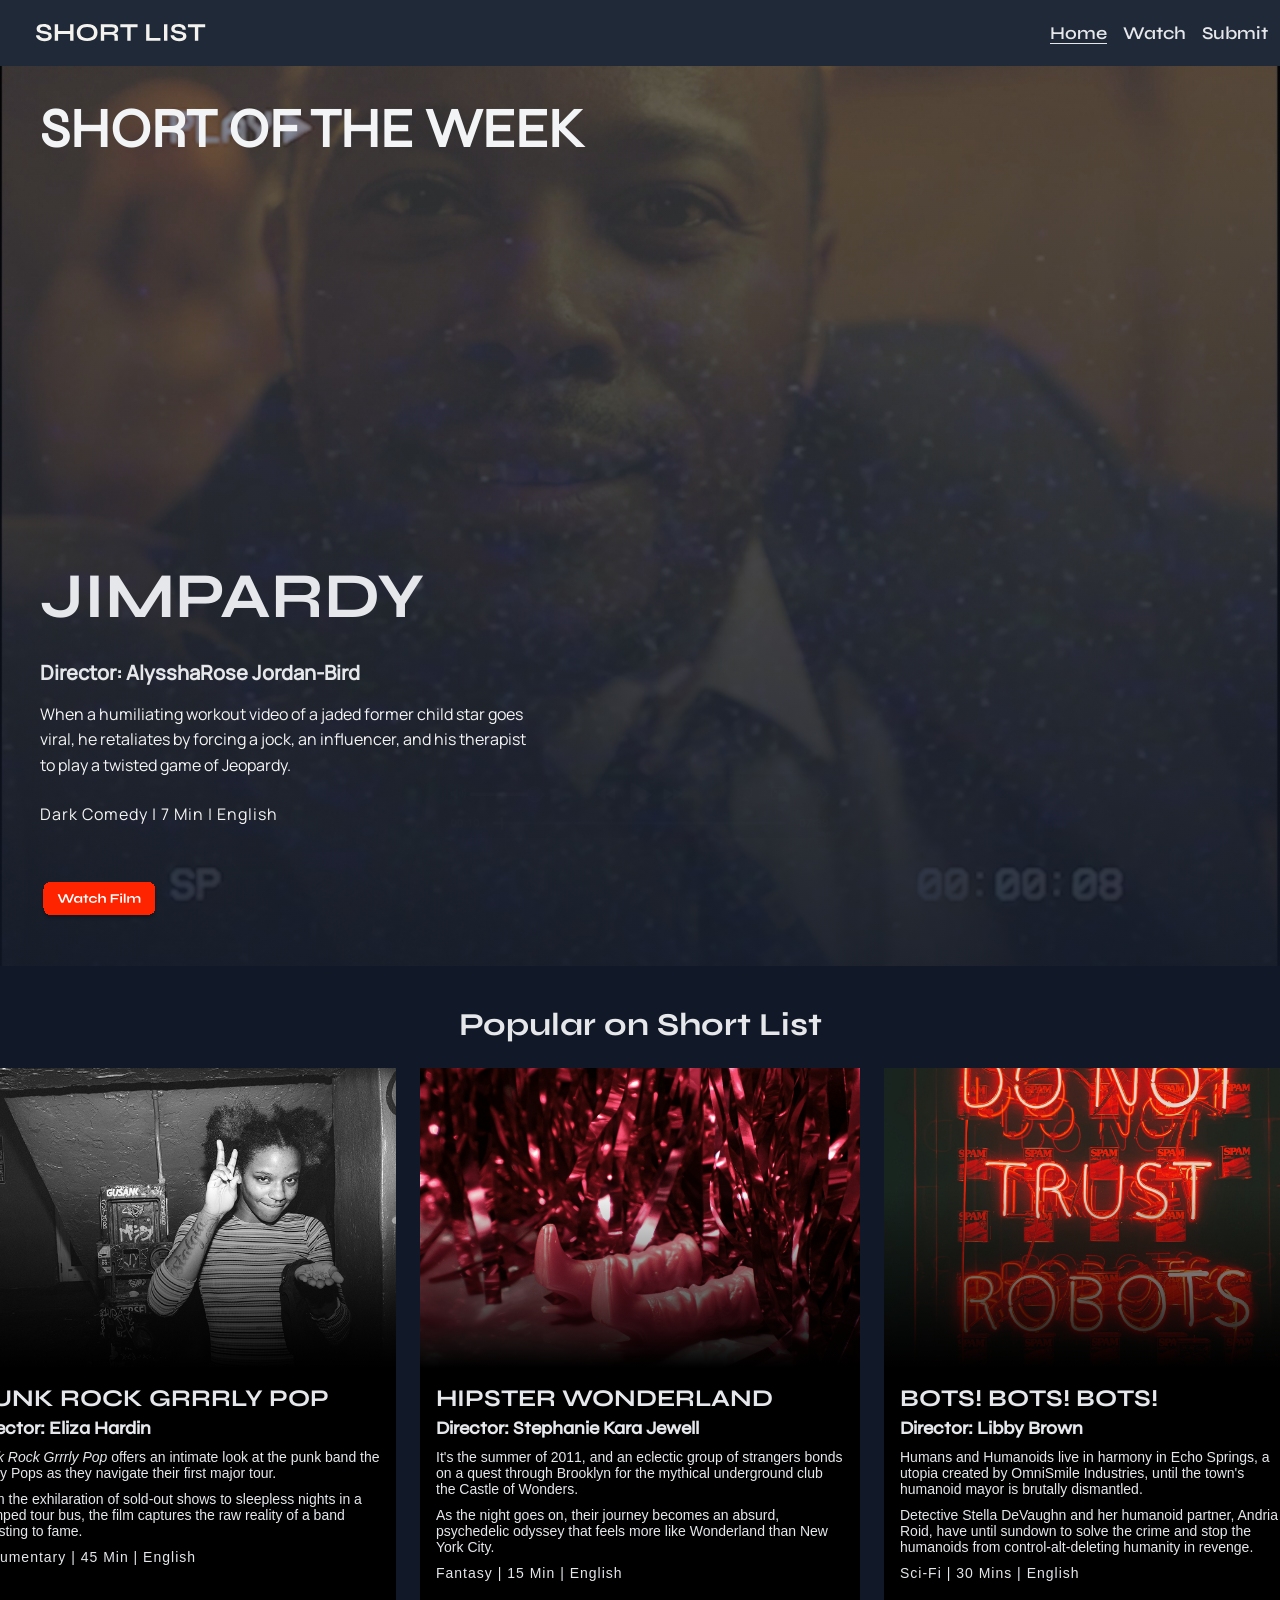
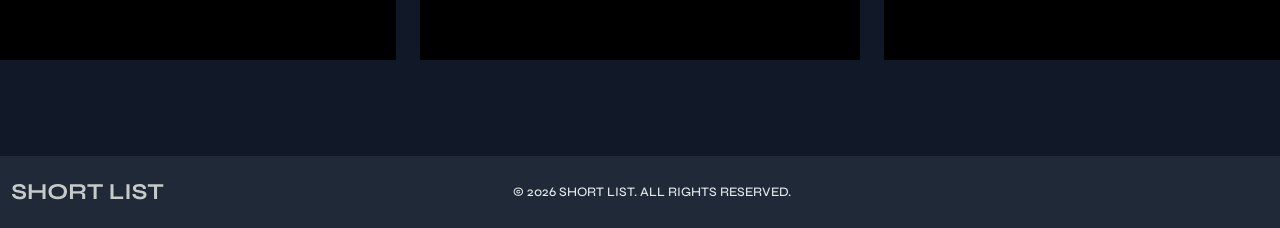
<file: index.html>
<!DOCTYPE html>
<html lang="en">
<head>
    <meta charset="UTF-8">
    <title>Short List Home Page</title>
    <link rel="stylesheet" href="stylesheet.css">
</head>
<body>
<header class="site-header">
    <nav class="site-nav container">
        <div class="nav-left">
            <a href="index.html">
                <img src="images/short-list-logo.svg" alt="Short List">
            </a>
        </div>

        <div class="nav-links">
            <a href="index.html" class="current-page">Home</a>
            <a href="watch.html">Watch</a>
            <a href="form.html">Submit</a>
        </div>
    </nav>
</header>

<section class="hero">
    <div class="hero-img">
        <h2 class="featured-label">Short of the Week</h2>


        <div class="hero-text">
            <h1>Jimpardy</h1>
            <h3>Director: AlysshaRose Jordan-Bird</h3>
            <p> When a humiliating workout video of a jaded former child star goes viral,
                he retaliates by forcing a jock, an influencer, and his therapist to play a twisted game of Jeopardy.</p>
            <p class="card-meta">Dark Comedy | 7 Min | English</p>
            <a href="watch.html" class="custom-hero-button">
            <img src="images/watch_film.svg" alt="Watch"></a>
        </div>
    </div>
</section>

<section class="popular-section">
    <div class="popular-inner">
        <h3 class="popular-heading">Popular on Short List</h3>

        <div class="cards">
            <article class="card">
                <div class="card-image">
                    <img src="images/punk_rock.jpg" alt="Punk-Rock">
                </div>
                <div class="card-content">
                    <h2>Punk Rock Grrrly Pop</h2>
                    <h3>Director: Eliza Hardin</h3>
                    <p><i>Punk Rock Grrrly Pop</i> offers an intimate look at the punk band the Grrrly Pops as they navigate their first major tour.</p>
                    <p>From the exhilaration of sold-out shows to sleepless nights in a cramped tour bus, the film captures the raw reality of a band adjusting to fame.</p>
                    <p class="card-meta">Documentary | 45 Min | English</p>
                </div>
            </article>

            <article class="card">
                <div class="card-image">
                    <img src="images/hipster_wonderland.jpg" alt="Hipster Wonderland">
                </div>
                <div class="card-content">
                    <h2>Hipster Wonderland</h2>
                    <h3>Director: Stephanie Kara Jewell</h3>
                    <p>It's the summer of 2011, and an eclectic group of strangers bonds on a quest through Brooklyn for the mythical underground club the Castle of Wonders.</p>
                    <p>As the night goes on, their journey becomes an absurd, psychedelic odyssey that feels more like Wonderland than New York City.</p>
                    <p class="card-meta">Fantasy | 15 Min | English</p>
                </div>
            </article>

            <article class="card">
                <div class="card-image">
                    <img src="images/bots_bots_bots.jpg" alt="Bots! Bots! Bots!">
                </div>
                <div class="card-content">
                    <h2>Bots! Bots! Bots!</h2>
                    <h3>Director: Libby Brown</h3>
                    <p>Humans and Humanoids live in harmony in Echo Springs, a utopia created by OmniSmile Industries, until the town's humanoid mayor is brutally dismantled.</p>
                    <p>Detective Stella DeVaughn and her humanoid partner, Andria Roid, have until sundown to solve the crime and stop the humanoids from control-alt-deleting humanity in revenge.</p>
                    <p class="card-meta">Sci-Fi | 30 Mins | English</p>
                </div>

            </article>
        </div>
    </div>
</section>
<footer class="site-footer">
    <div class="container">
        <div class="footer-content">
            <div class="footer-logo">
                <img src="images/short-list-logo.svg" alt="Short List">
            </div>

            <div class="footer-trademark">
                <p>&copy; 2026 Short List. All rights reserved.</p>
            </div>

            <div class="footer-spacer"></div>
        </div>
    </div>
</footer>
</body>
</html>
</file>
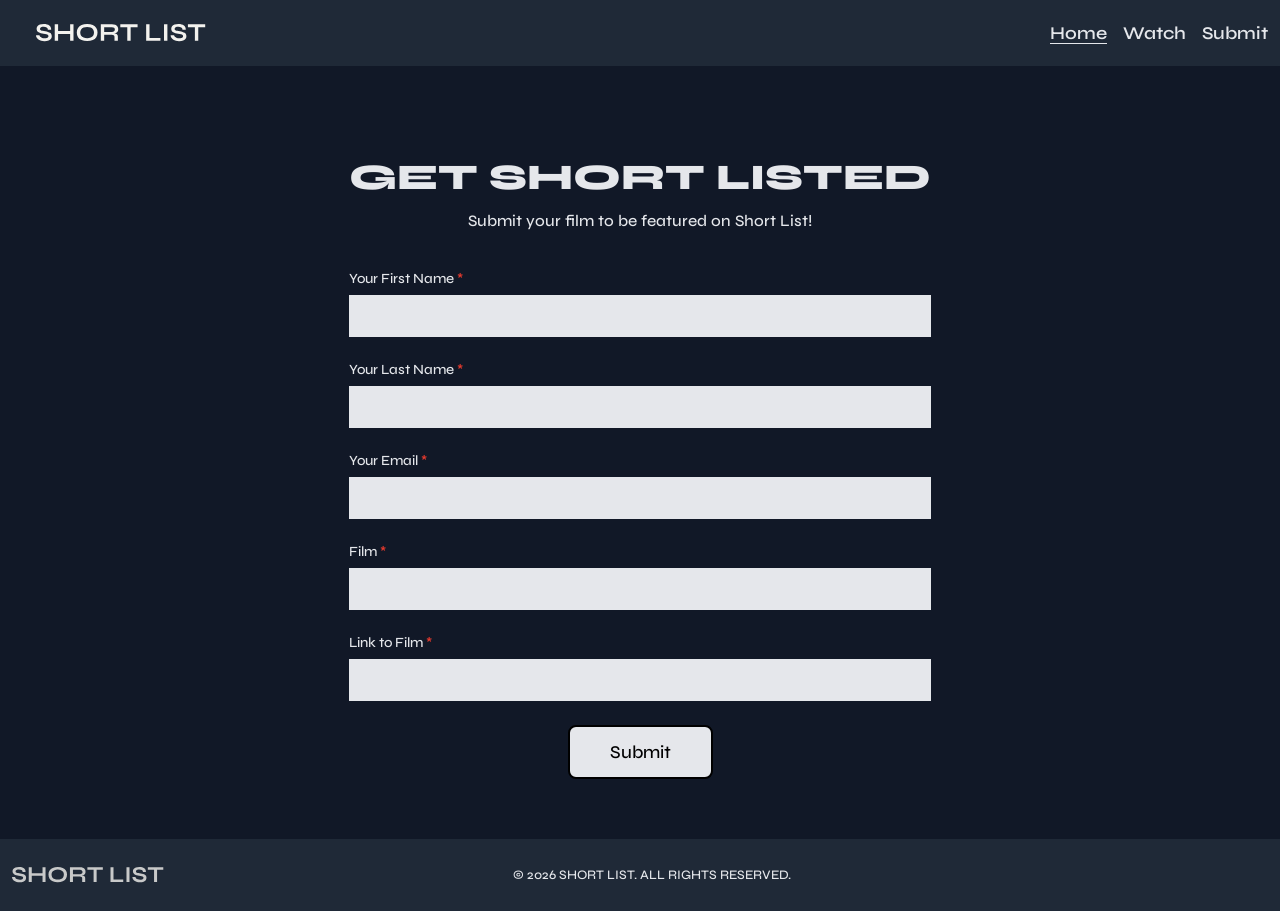
<file: form.html>
<!DOCTYPE html>
<html lang="en">
<head>
    <meta charset="UTF-8">
    <title>Submit</title>
  <link rel="stylesheet" href="stylesheet.css">
</head>
<body class="form-page">

<header class="site-header">
  <nav class="site-nav container">
    <div class="nav-left">
      <a href="index.html">
        <img src="images/short-list-logo.svg" alt="Short List Logo">
      </a>
    </div>

    <div class="nav-links">
      <a href="index.html" class="current-page">Home</a>
      <a href="watch.html">Watch</a>
      <a href="form.html">Submit</a>
    </div>
  </nav>
</header>




  <section class="form-container">
    <h1>Get Short Listed</h1>
    <div class="form-subtitle">Submit your film to be featured on Short List!</div>

    <form>
      <div class="form-group">
        <label for="firstname">Your First Name <span class="required">*</span></label>
        <input type="text" id="firstname" name="firstname">
      </div>
      <div class="form-group">
        <label for="lastname">Your Last Name <span class="required">*</span></label>
        <input type="text" id="lastname" name="lastname">
      </div>
      <div class="form-group">
        <label for="email">Your Email <span class="required">*</span></label>
        <input type="email" id="email" name="email">
      </div>
      <div class="form-group">
        <label for="film">Film <span class="required">*</span></label>
        <input type="text" id="film" name="film">
      </div>
      <div class="form-group">
        <label for="link">Link to Film <span class="required">*</span></label>
        <input type="url" id="link" name="link">
      </div>
      <button type="submit">Submit</button>
    </form>
  </section>
<footer class="site-footer">
  <div class="container">
    <div class="footer-content">
      <div class="footer-logo">
        <img src="images/short-list-logo.svg" alt="Short List">
      </div>

      <div class="footer-trademark">
        <p>&copy; 2026 Short List. All rights reserved.</p>
      </div>

      <div class="footer-spacer"></div>
    </div>
  </div>
</footer>
</body>
</html>
</file>
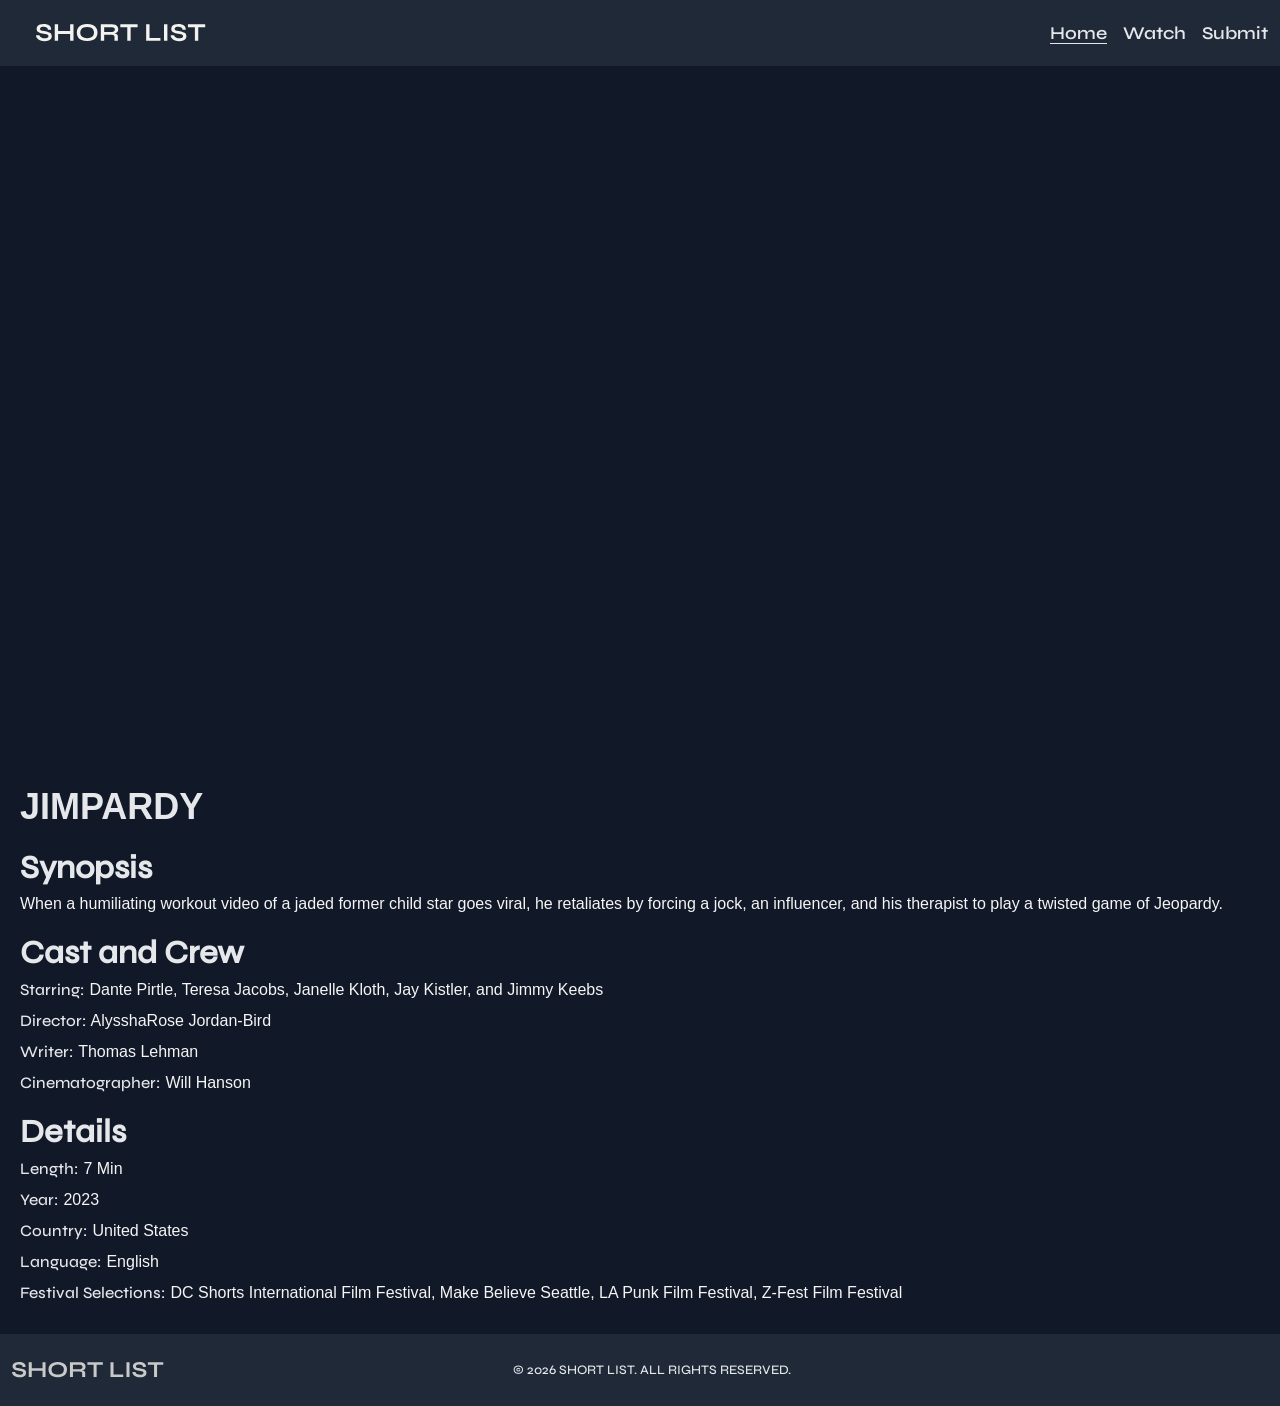
<file: watch.html>
<!DOCTYPE html>
<html lang="en">
<head>
    <meta charset="UTF-8">
    <title>Watch</title>
    <link rel="stylesheet" href="stylesheet.css">
</head>
<body class="watch-page">
<header class="site-header">
    <nav class="site-nav container">
        <div class="nav-left">
            <a href="index.html">
                <img src="images/short-list-logo.svg" alt="Short List">
            </a>
        </div>

        <div class="nav-links">
            <a href="index.html" class="current-page">Home</a>
            <a href="watch.html">Watch</a>
            <a href="form.html">Submit</a>
        </div>
    </nav>
</header>


<section class="video_player">
    <div class="video-container">
        <iframe
                class="video-frame"
                title="Vimeo player"
                src="https://player.vimeo.com/video/891286397?h=dd5641b0ca"
                width="640"
                height="360"
                referrerpolicy="strict-origin-when-cross-origin"
                allow="autoplay; fullscreen; picture-in-picture; clipboard-write; encrypted-media; web-share"
                allowfullscreen>
        </iframe>

    </div>
</section>

<section class="film-title-bar">
     <h2>Jimpardy</h2>
</section>
<section class="synopsis">
  <h2>Synopsis</h2>
    <p>
        When a humiliating workout video of a jaded former child star goes viral,
        he retaliates by forcing a jock, an influencer, and his therapist to play a twisted game of Jeopardy.
    </p>
    <h2>Cast and Crew</h2>
    <p><span class="label">Starring:</span> Dante Pirtle, Teresa Jacobs, Janelle Kloth, Jay Kistler, and Jimmy Keebs</p>
    <p><span class="label">Director:</span> AlysshaRose Jordan-Bird</p>
    <p><span class="label">Writer:</span> Thomas Lehman</p>
    <p><span class="label">Cinematographer:</span> Will Hanson</p>

    <h2>Details</h2>
    <p><span class="label">Length:</span> 7 Min</p>
    <p><span class="label">Year:</span> 2023</p>
    <p><span class="label">Country:</span> United States</p>
    <p><span class="label">Language:</span> English</p>
    <p><span class="label">Festival Selections:</span> DC Shorts International Film Festival, Make Believe Seattle, LA Punk Film Festival, Z-Fest Film Festival</p>
</section>

<footer class="site-footer">
    <div class="container">
        <div class="footer-content">
            <div class="footer-logo">
                <img src="images/short-list-logo.svg" alt="Short List">
            </div>

            <div class="footer-trademark">
                <p>&copy; 2026 Short List. All rights reserved.</p>
            </div>

            <div class="footer-spacer"></div>
        </div>
    </div>
</footer>
</body>
</html>
</file>
<file: stylesheet.css>
@font-face {
    font-family: 'Syne-Bold';
    src: url('fonts/Syne-Bold.ttf');
}
@font-face {
    font-family: 'Syne-ExtraBold';
    src: url('fonts/Syne-ExtraBold.ttf');
}
@font-face {
    font-family: 'Syne-Medium';
    src: url('fonts/Syne-Medium.ttf');
}
@font-face {

    font-family: 'Syne-Regular';
    src: url('fonts/Syne-Regular.ttf');
}

@font-face {
    font-family: 'Syne-SemiBold';
    src: url('fonts/Syne-SemiBold.ttf');
}

@font-face {
    font-family: 'Syne-VariableFont_wght';
    src: url('fonts/Syne-VariableFont_wght.ttf');
}

@font-face {
    font-family: 'Manrope-Regular';
    src: url('fonts/Manrope-Regular.ttf');
}

@font-face {
    font-family: 'Manrope-Medium';
    src: url('fonts/Manrope-Medium.ttf');
}
@font-face {
    font-family: 'Manrope-SemiBold';
    src: url('fonts/Manrope-SemiBold.ttf');
}
@font-face {
    font-family: 'Manrope-ExtraLight';
    src: url('fonts/Manrope-ExtraLight.ttf');
}
@font-face {
    font-family: 'Manrope-Light';
    src: url('fonts/Manrope-Light.ttf');
}
body {
    margin: 0;
    background-color: #111827;
}
.container {
    width: min(1440px, 100%);
    padding: 12px;
}
.site-header {
    background-color: #1F2937;
    padding: 10px 24px;
}

.site-nav {
   display: flex;
    align-items: center;
    justify-content: space-between;
 width: 100%;
    gap: 80px;
}

.nav-left img {
    height: 18px;
    width: auto;
    display: block;
}

.nav-links {
    display: flex;
    align-items: center;
    gap: 16px;
}

.nav-links a {
    color: #e5e7eb;
    font-family: 'Syne-SemiBold', serif;
    font-size: 18px;
    text-decoration: none;
    padding: 0;
}

.nav-links a.current-page {
    font-weight: bold;
    text-decoration: underline;
    text-underline-offset: 4px;
}

.nav-links a:hover {
    text-decoration: underline;
    text-underline-offset: 4px;
}


.hero {
    margin: 0;
}

.hero-img {
    height: 100vh;
    position: relative;
    background-image:
            linear-gradient(180deg, rgba(17, 24, 39, 0.1) 0%, rgba(17, 24, 39, 0.85) 100%),
            url(./images/jimmy_hero.jpg);
    background-position: center;
    background-repeat: no-repeat;
    background-size: cover;
}

.featured-label {
    position: absolute;
    top: 30px;
    left: 40px;
    margin: 0;
    font-family: 'Syne-Regular', sans-serif;
    font-size: 55px;
    text-transform: uppercase;
    color: #f3f4f6;
}

.hero-text {
    position: absolute;
    left: 40px;
    bottom: 40px;
    color: #e5e7eb;
    max-width: 600px;
}

.hero-text h1 {
    font-family: 'Syne-Bold', sans-serif;
    font-size: 64px;
    margin: 0 0 24px;
    text-transform: uppercase;
}
.hero-text h3 {
    font-family: 'Manrope-Medium', sans-serif;
    font-size: 20px;
    margin: 0 0 16px;
    color: #e5e7eb;
}

.hero-text p {
    font-family: Manrope-Regular, sans-serif;
    margin: 0 0 24px;
    font-size: 16px;
    line-height: 1.6;
    color: #F5F5F5;
    max-width: 500px;
}

.card-meta {
    font-family: 'Manrope-Light', sans-serif;
    font-size: 14px;
    color: #e5e7eb;
    letter-spacing: 1px;
}
.custom-hero-button {
    display: inline-block;
    margin-top: 30px;
    transition: transform 0.3s ease;
    cursor: pointer;
    text-decoration: none;
    background: none;
    border: none;
    padding: 0;
}
.custom-hero-button:hover {
    transform: scale(1.08);
    filter: drop-shadow(0px 0px 8px rgba(255, 255, 255, 0.4));
}
.custom-hero-button img {
    height: 40px;
    width: auto;
}
.popular-section {
    width: 100%;
    padding: 40px 24px 64px;
    box-sizing: border-box;
}

.popular-inner {
    max-width: 1440px;
    margin: 0 auto;
}

.popular-heading {
    color: #e5e7eb;
    text-align: center;
    font-family: 'Syne-Bold', sans-serif;
    font-size: 32px;
    margin: 0 0 24px;
    line-height: 1.2;
}

.cards {
    display: grid;
    grid-template-columns: repeat(3, 440px);
    gap: 24px;
    justify-content: center;
}

.card {
    width: 100%;
    max-width: 440px;
    height: 592px;
    overflow: hidden;
    background: black;
}

.card-image {
    position: relative;
    width: 100%;
    height: 300px;
    overflow: hidden;
}

.card-image::after {
    content: '';
    position: absolute;
    bottom: 0;
    left: 0;
    width: 100%;
    height: 60%;
    background: linear-gradient(to bottom, transparent, black);
}

.card-image img {
    width: 100%;
    height: 100%;
    object-fit: cover;
    display: block;
}

.card-content {
    height: 292px;
    padding: 1rem;
    box-sizing: border-box;
    background: black;
}

.card-content h2 {
    font-family: 'Syne-Bold', sans-serif;
    font-size: 24px;
    text-transform: uppercase;
    color: #e5e7eb;
    margin: 0 0 4px;
    padding: 0;
}

.card-content h3 {
    color: #e5e7eb;
    font-family: 'Syne-Medium', sans-serif;
    font-size: 18px;
    margin: 0 0 10px;
    padding: 0;
}

.card-content p {
    color: #e5e7eb;
    font-family: 'Inter', sans-serif;
    font-size: 14px;
    margin: 0 0 10px;
    padding: 0;
}



/* ===== Watch page layout ===== */

.watch-page .video-container {
    position: relative;
    width: 100%;
    padding-top: 56.25%;
}

.watch-page .video-container iframe {
    position: absolute;
    top: 0;
    left: 0;
    width: 100%;
    height: 100%;
    border: 0;
}

.watch-page .synopsis {
    padding: 0 20px;
}

.watch-page .film-title-bar h2 {
    color: #e5e7eb;
    font-family: Syne-se, sans-serif;
    font-size: 36px;
    text-transform: uppercase;
    margin: 0;
    padding: 0 20px;
    }

.watch-page .synopsis h2 {
    color: #e5e7eb;
    font-family: Syne-Medium, sans-serif;
    font-size: 32px;
    margin: 20px 0 8px 0;
    text-align: left;
}

.watch-page .synopsis p {
    color: #F5F5F5;
    font-family: Inter, sans-serif;
    font-size: 16px;
    margin: 0 0 12px 0;
}
.watch-page .synopsis .label {
    font-family: Syne-Medium, sans-serif;
    color: #e5e7eb;
}

/* ===== forms page  layout ===== */

body.form-page {
    min-height: 100vh;
    display: flex;
    flex-direction: column;
}

.form-page .form-container {
    max-width: 640px;
    margin: 60px auto;
    padding: 0 20px;
    box-sizing: border-box;
    flex: 1;
}

body.form-page .sit-title {
    margin-top: auto;
}
.form-page .form-container h1 {
    color: #e5e7eb;
    font-family: Syne-ExtraBold, sans-serif;
    font-size: 36px;
    text-transform: uppercase;
    text-align: center;
    margin-bottom: 12px;
}

.form-page .form-subtitle {
    color: #e5e7eb;
    font-family: Syne-Medium, sans-serif;
    font-size: 16px;
    text-align: center;
    margin-bottom: 40px;
    text-indent: 0;
}

.form-page .form-group {
    display: flex;
    flex-direction: column;
    margin-bottom: 24px;
}

.form-page .form-group label {
    color: #e5e7eb;
    font-family: Syne-Medium, sans-serif;
    font-size: 14px;
    margin-bottom: 8px;
}

.form-page .form-group input {
    width: 100%;
    padding: 12px;
    font-size: 16px;
    background-color: #e5e7eb;
    border: none;
    box-sizing: border-box;
}

.form-page .required {
    color: #E63A2E;
}

.form-page form button {
    display: block;
    margin: 0 auto;
    background-color: #e5e7eb;
    color: black;
    font-family: Syne-Medium, sans-serif;
    font-size: 18px;
    padding: 14px 40px;
    border: 2px solid black;
    border-radius: 8px;
    cursor: pointer;
}

.form-page form button:hover {
    background-color: #E63A2E;
    color: white;
    border-color: #E63A2E;
}
body.form-page .site-footer {
    margin-top: auto;
}


.site-footer {
    background-color: #1F2937;
    margin-top: 32px;
}

.site-footer .container {
    min-height: 48px;
    display: flex;
    align-items: center;
}

.footer-content {
    width: 100%;
    display: flex;
    justify-content: space-between;
    align-items: center;
    gap: 16px;
}


.footer-logo,
.footer-trademark,
.footer-spacer {
    flex: 1;
}

.footer-trademark {
    color: #e5e7eb;
    font-family: 'Syne-Medium', sans-serif;
    font-size: 13px;
    text-transform: uppercase;
    text-align: center;
}

.footer-logo img {
    height: 16px;
    width: auto;
    display: block;
    opacity: 0.8;
}
</file>
